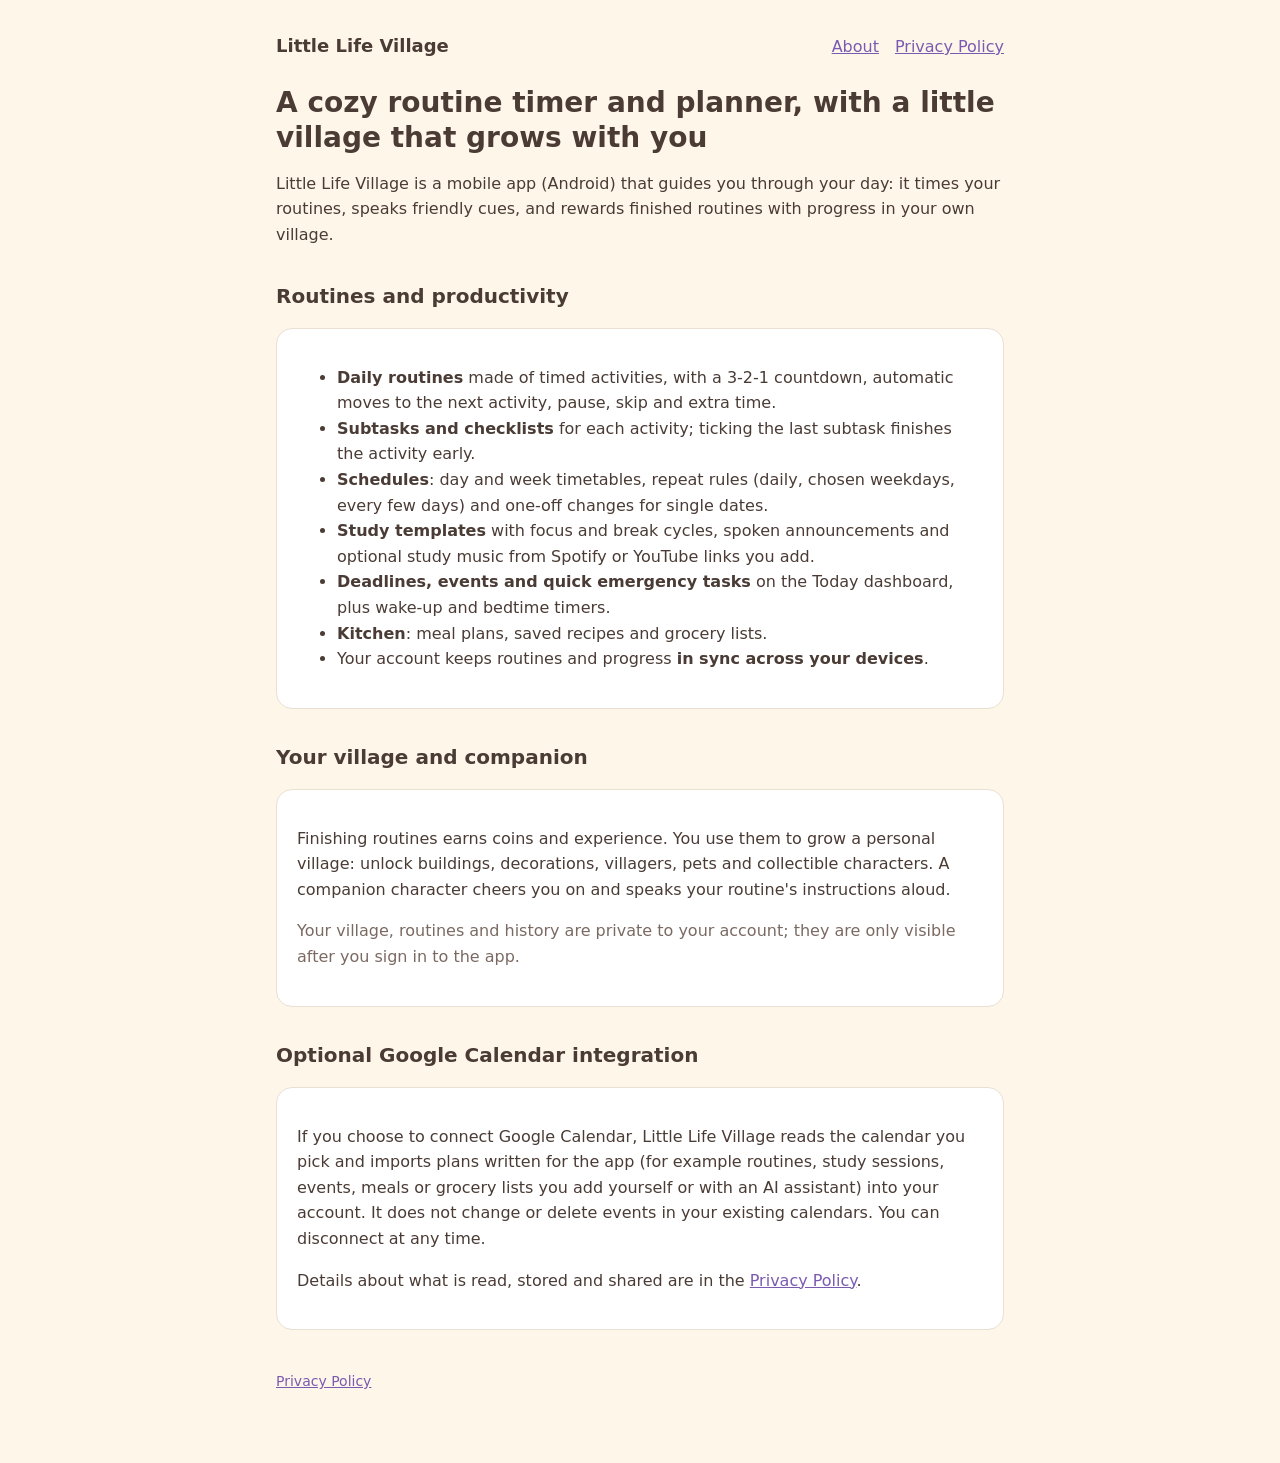
<file: index.html>
<!doctype html>
<html lang="en">
<head>
<meta charset="utf-8">
<meta name="viewport" content="width=device-width, initial-scale=1">
<title>Little Life Village</title>
<meta http-equiv="refresh" content="0; url=about/">
<link rel="canonical" href="https://87kk5sn4rh-svg.github.io/about/">
</head>
<body>
<p><a href="about/">Little Life Village: About</a> · <a href="privacy/">Privacy Policy</a></p>
</body>
</html>
</file>
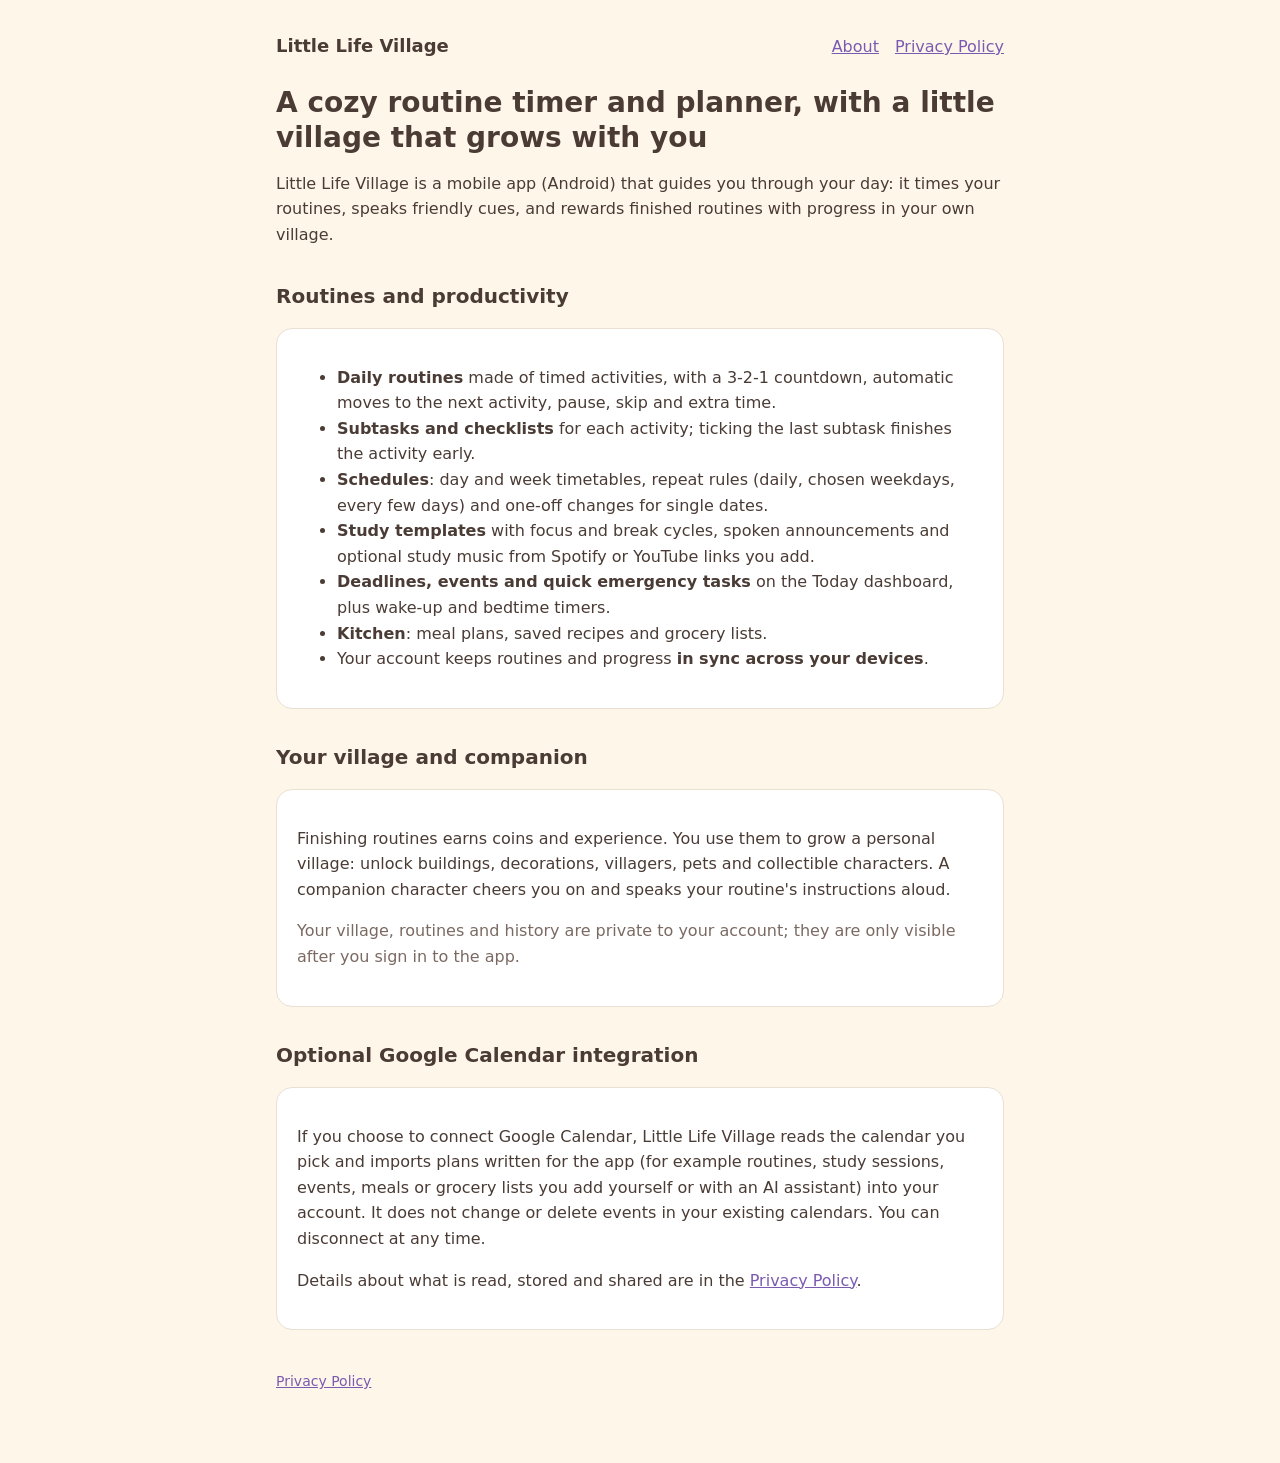
<file: about/index.html>
<!doctype html>
<html lang="en">
<head>
<meta charset="utf-8">
<meta name="viewport" content="width=device-width, initial-scale=1">
<title>Little Life Village</title>
<meta name="description" content="Little Life Village is a cozy routine timer and daily planner with a village that grows as you keep your routines.">
<link rel="stylesheet" href="../style.css">
<link rel="canonical" href="https://87kk5sn4rh-svg.github.io/about/">
</head>
<body>
<main>
  <header>
    <span class="name">Little Life Village</span>
    <nav><a href="./">About</a><a href="../privacy/">Privacy Policy</a></nav>
  </header>

  <h1>A cozy routine timer and planner, with a little village that grows with you</h1>
  <p>Little Life Village is a mobile app (Android) that guides you through your day: it times your routines, speaks friendly cues, and rewards finished routines with progress in your own village.</p>

  <h2>Routines and productivity</h2>
  <div class="card">
    <ul>
      <li><strong>Daily routines</strong> made of timed activities, with a 3-2-1 countdown, automatic moves to the next activity, pause, skip and extra time.</li>
      <li><strong>Subtasks and checklists</strong> for each activity; ticking the last subtask finishes the activity early.</li>
      <li><strong>Schedules</strong>: day and week timetables, repeat rules (daily, chosen weekdays, every few days) and one-off changes for single dates.</li>
      <li><strong>Study templates</strong> with focus and break cycles, spoken announcements and optional study music from Spotify or YouTube links you add.</li>
      <li><strong>Deadlines, events and quick emergency tasks</strong> on the Today dashboard, plus wake-up and bedtime timers.</li>
      <li><strong>Kitchen</strong>: meal plans, saved recipes and grocery lists.</li>
      <li>Your account keeps routines and progress <strong>in sync across your devices</strong>.</li>
    </ul>
  </div>

  <h2>Your village and companion</h2>
  <div class="card">
    <p>Finishing routines earns coins and experience. You use them to grow a personal village: unlock buildings, decorations, villagers, pets and collectible characters. A companion character cheers you on and speaks your routine's instructions aloud.</p>
    <p class="muted">Your village, routines and history are private to your account; they are only visible after you sign in to the app.</p>
  </div>

  <h2>Optional Google Calendar integration</h2>
  <div class="card">
    <p>If you choose to connect Google Calendar, Little Life Village reads the calendar you pick and imports plans written for the app (for example routines, study sessions, events, meals or grocery lists you add yourself or with an AI assistant) into your account. It does not change or delete events in your existing calendars. You can disconnect at any time.</p>
    <p>Details about what is read, stored and shared are in the <a href="../privacy/">Privacy Policy</a>.</p>
  </div>

  <footer>
    <p><a href="../privacy/">Privacy Policy</a></p>
  </footer>
</main>
</body>
</html>
</file>
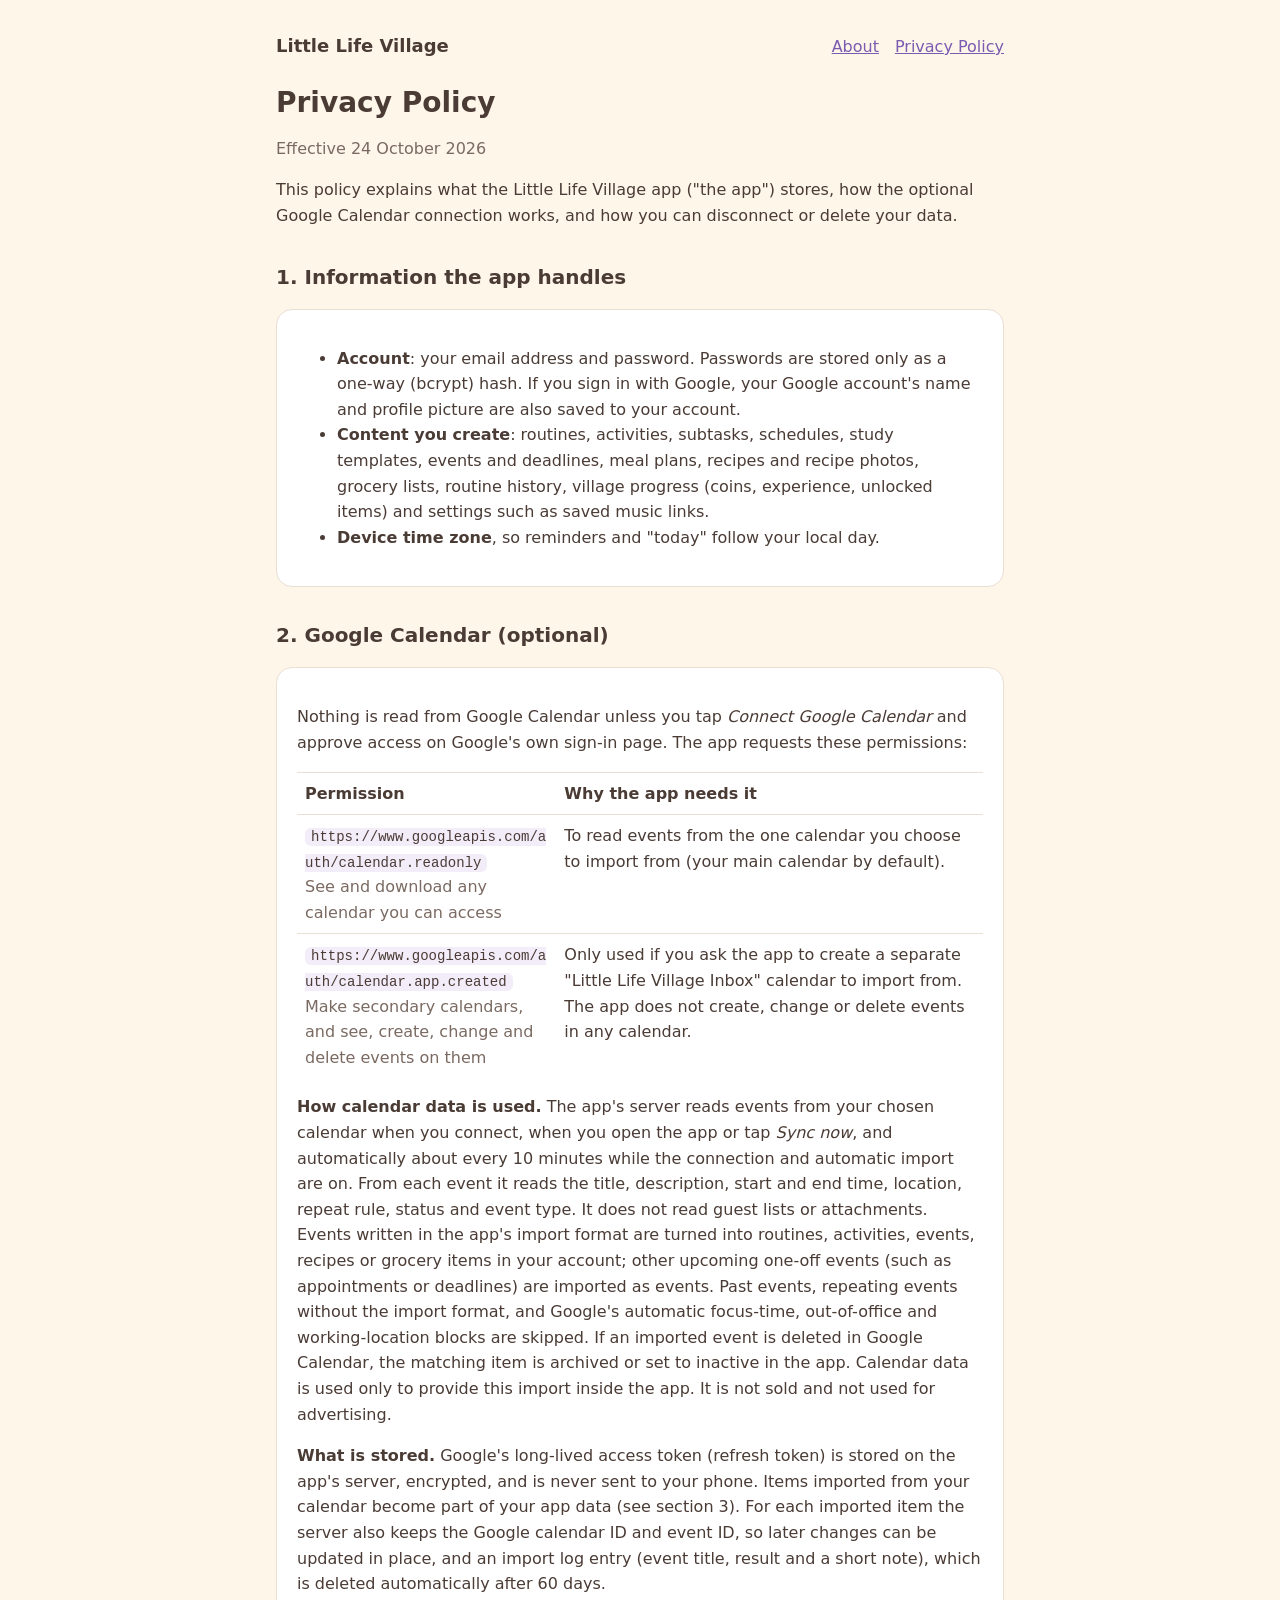
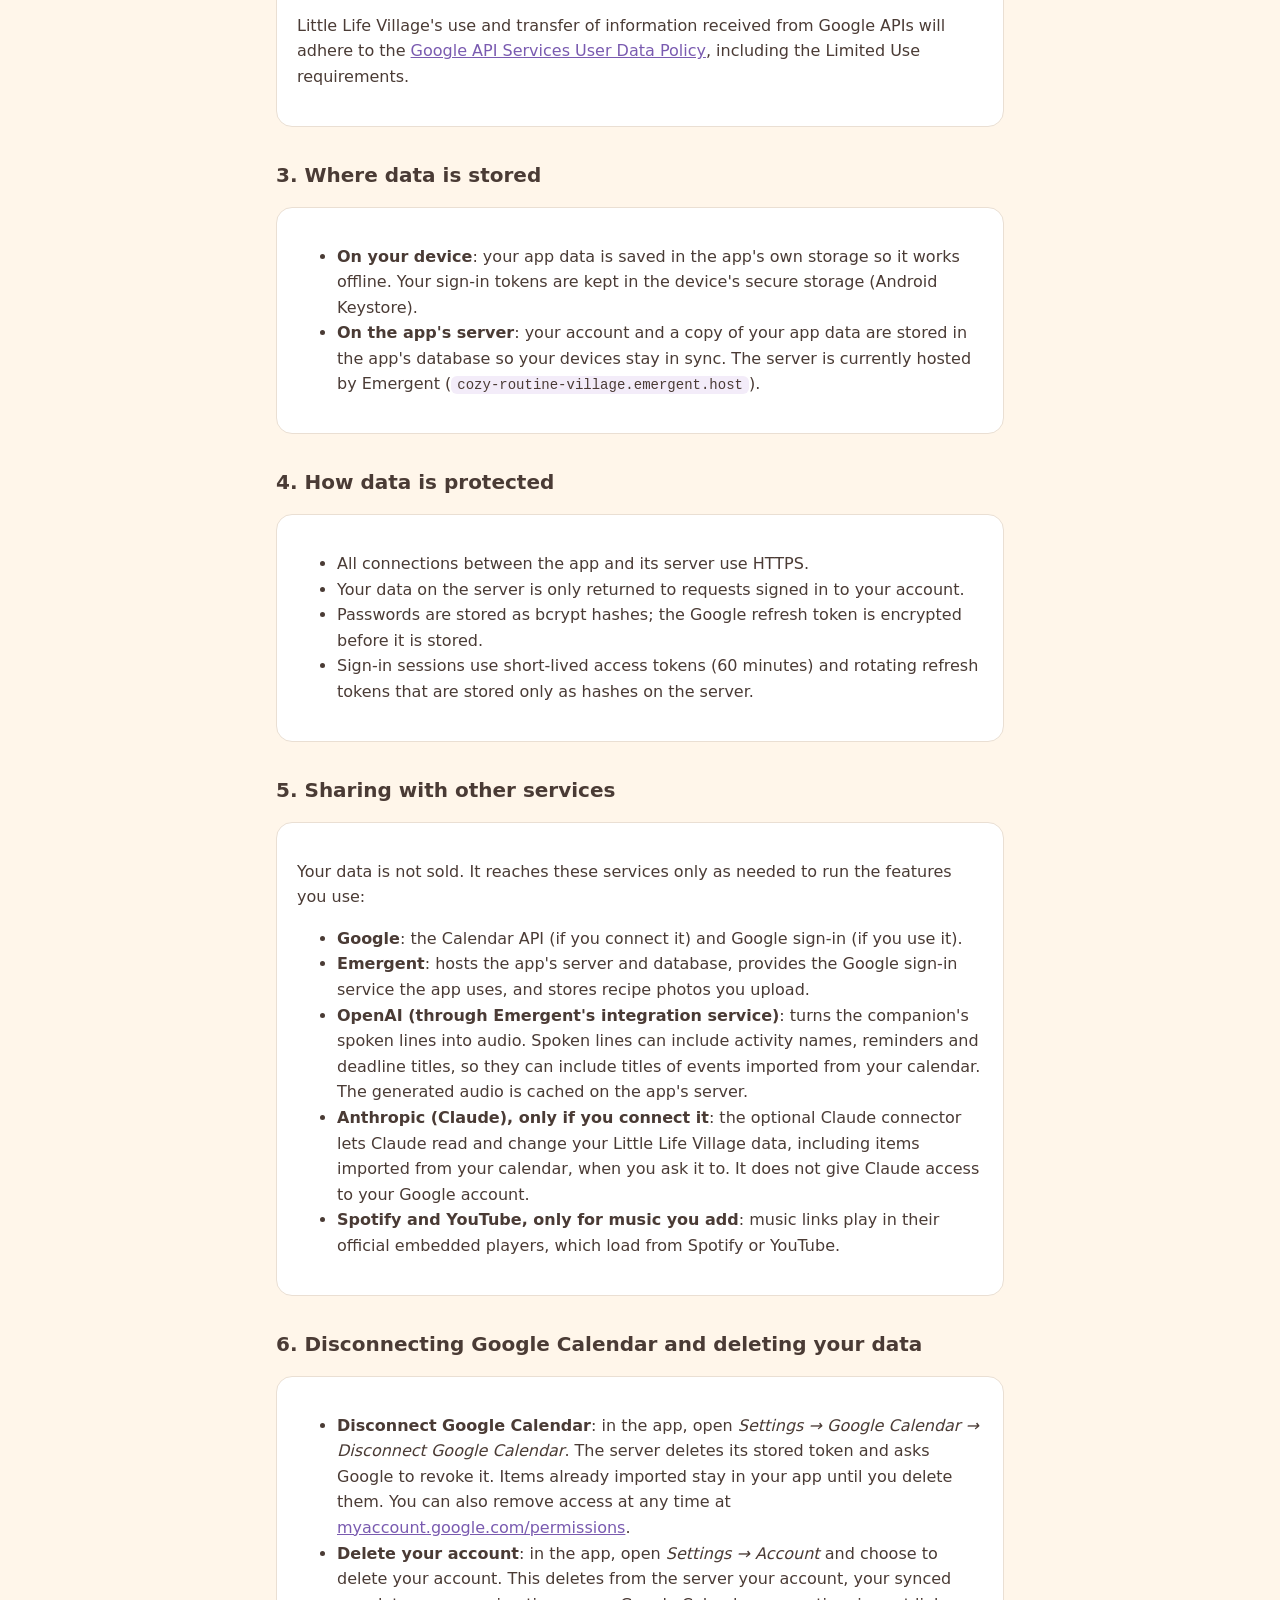
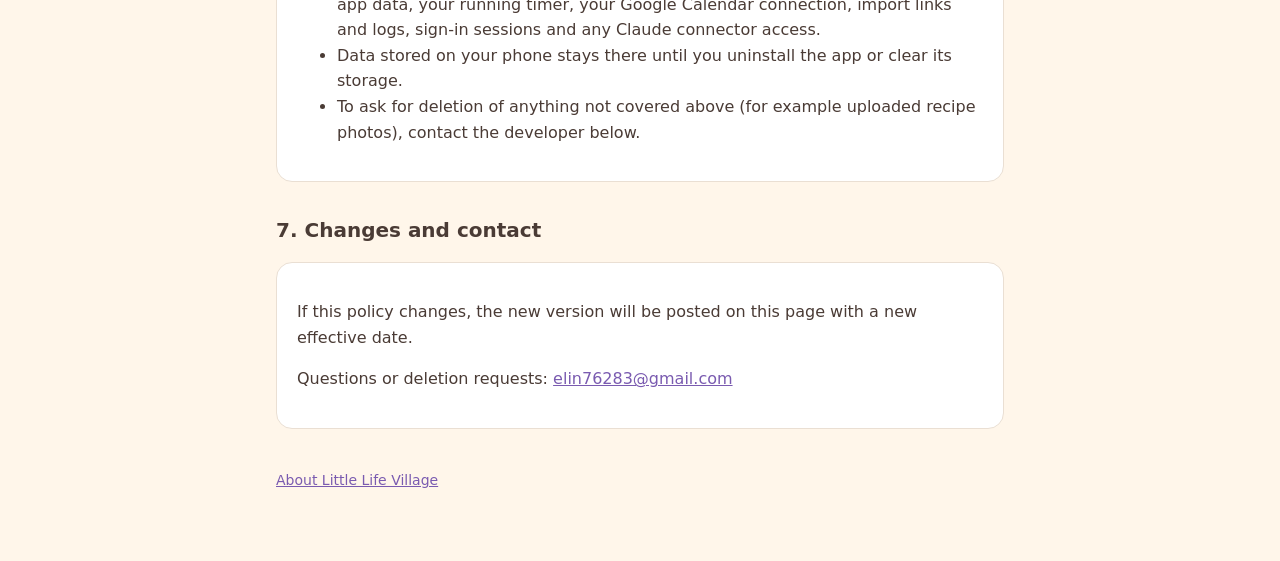
<file: privacy/index.html>
<!doctype html>
<html lang="en">
<head>
<meta charset="utf-8">
<meta name="viewport" content="width=device-width, initial-scale=1">
<title>Privacy Policy · Little Life Village</title>
<meta name="description" content="How Little Life Village handles your data, including the optional Google Calendar integration.">
<link rel="stylesheet" href="../style.css">
</head>
<body>
<main>
  <header>
    <span class="name">Little Life Village</span>
    <nav><a href="../about/">About</a><a href="./">Privacy Policy</a></nav>
  </header>

  <h1>Privacy Policy</h1>
  <p class="muted">Effective 24 October 2026</p>
  <p>This policy explains what the Little Life Village app ("the app") stores, how the optional Google Calendar connection works, and how you can disconnect or delete your data.</p>

  <h2>1. Information the app handles</h2>
  <div class="card">
    <ul>
      <li><strong>Account</strong>: your email address and password. Passwords are stored only as a one-way (bcrypt) hash. If you sign in with Google, your Google account's name and profile picture are also saved to your account.</li>
      <li><strong>Content you create</strong>: routines, activities, subtasks, schedules, study templates, events and deadlines, meal plans, recipes and recipe photos, grocery lists, routine history, village progress (coins, experience, unlocked items) and settings such as saved music links.</li>
      <li><strong>Device time zone</strong>, so reminders and "today" follow your local day.</li>
    </ul>
  </div>

  <h2>2. Google Calendar (optional)</h2>
  <div class="card">
    <p>Nothing is read from Google Calendar unless you tap <em>Connect Google Calendar</em> and approve access on Google's own sign-in page. The app requests these permissions:</p>
    <table>
      <tr><th>Permission</th><th>Why the app needs it</th></tr>
      <tr><td><code>https://www.googleapis.com/auth/calendar.readonly</code><br><span class="muted">See and download any calendar you can access</span></td><td>To read events from the one calendar you choose to import from (your main calendar by default).</td></tr>
      <tr><td><code>https://www.googleapis.com/auth/calendar.app.created</code><br><span class="muted">Make secondary calendars, and see, create, change and delete events on them</span></td><td>Only used if you ask the app to create a separate "Little Life Village Inbox" calendar to import from. The app does not create, change or delete events in any calendar.</td></tr>
    </table>
    <p><strong>How calendar data is used.</strong> The app's server reads events from your chosen calendar when you connect, when you open the app or tap <em>Sync now</em>, and automatically about every 10 minutes while the connection and automatic import are on. From each event it reads the title, description, start and end time, location, repeat rule, status and event type. It does not read guest lists or attachments. Events written in the app's import format are turned into routines, activities, events, recipes or grocery items in your account; other upcoming one-off events (such as appointments or deadlines) are imported as events. Past events, repeating events without the import format, and Google's automatic focus-time, out-of-office and working-location blocks are skipped. If an imported event is deleted in Google Calendar, the matching item is archived or set to inactive in the app. Calendar data is used only to provide this import inside the app. It is not sold and not used for advertising.</p>
    <p><strong>What is stored.</strong> Google's long-lived access token (refresh token) is stored on the app's server, encrypted, and is never sent to your phone. Items imported from your calendar become part of your app data (see section 3). For each imported item the server also keeps the Google calendar ID and event ID, so later changes can be updated in place, and an import log entry (event title, result and a short note), which is deleted automatically after 60 days.</p>
    <p>Little Life Village's use and transfer of information received from Google APIs will adhere to the <a href="https://developers.google.com/terms/api-services-user-data-policy">Google API Services User Data Policy</a>, including the Limited Use requirements.</p>
  </div>

  <h2>3. Where data is stored</h2>
  <div class="card">
    <ul>
      <li><strong>On your device</strong>: your app data is saved in the app's own storage so it works offline. Your sign-in tokens are kept in the device's secure storage (Android Keystore).</li>
      <li><strong>On the app's server</strong>: your account and a copy of your app data are stored in the app's database so your devices stay in sync. The server is currently hosted by Emergent (<code>cozy-routine-village.emergent.host</code>).</li>
    </ul>
  </div>

  <h2>4. How data is protected</h2>
  <div class="card">
    <ul>
      <li>All connections between the app and its server use HTTPS.</li>
      <li>Your data on the server is only returned to requests signed in to your account.</li>
      <li>Passwords are stored as bcrypt hashes; the Google refresh token is encrypted before it is stored.</li>
      <li>Sign-in sessions use short-lived access tokens (60 minutes) and rotating refresh tokens that are stored only as hashes on the server.</li>
    </ul>
  </div>

  <h2>5. Sharing with other services</h2>
  <div class="card">
    <p>Your data is not sold. It reaches these services only as needed to run the features you use:</p>
    <ul>
      <li><strong>Google</strong>: the Calendar API (if you connect it) and Google sign-in (if you use it).</li>
      <li><strong>Emergent</strong>: hosts the app's server and database, provides the Google sign-in service the app uses, and stores recipe photos you upload.</li>
      <li><strong>OpenAI (through Emergent's integration service)</strong>: turns the companion's spoken lines into audio. Spoken lines can include activity names, reminders and deadline titles, so they can include titles of events imported from your calendar. The generated audio is cached on the app's server.</li>
      <li><strong>Anthropic (Claude), only if you connect it</strong>: the optional Claude connector lets Claude read and change your Little Life Village data, including items imported from your calendar, when you ask it to. It does not give Claude access to your Google account.</li>
      <li><strong>Spotify and YouTube, only for music you add</strong>: music links play in their official embedded players, which load from Spotify or YouTube.</li>
    </ul>
  </div>

  <h2>6. Disconnecting Google Calendar and deleting your data</h2>
  <div class="card">
    <ul>
      <li><strong>Disconnect Google Calendar</strong>: in the app, open <em>Settings → Google Calendar → Disconnect Google Calendar</em>. The server deletes its stored token and asks Google to revoke it. Items already imported stay in your app until you delete them. You can also remove access at any time at <a href="https://myaccount.google.com/permissions">myaccount.google.com/permissions</a>.</li>
      <li><strong>Delete your account</strong>: in the app, open <em>Settings → Account</em> and choose to delete your account. This deletes from the server your account, your synced app data, your running timer, your Google Calendar connection, import links and logs, sign-in sessions and any Claude connector access.</li>
      <li>Data stored on your phone stays there until you uninstall the app or clear its storage.</li>
      <li>To ask for deletion of anything not covered above (for example uploaded recipe photos), contact the developer below.</li>
    </ul>
  </div>

  <h2>7. Changes and contact</h2>
  <div class="card">
    <p>If this policy changes, the new version will be posted on this page with a new effective date.</p>
    <p>Questions or deletion requests: <a href="mailto:elin76283@gmail.com">elin76283@gmail.com</a></p>
  </div>

  <footer>
    <p><a href="../about/">About Little Life Village</a></p>
  </footer>
</main>
</body>
</html>
</file>
<file: style.css>
:root { --bg: #FFF6EA; --card: #FFFFFF; --text: #4A3B35; --muted: #7A6A62; --accent: #C7B6E2; --link: #7A5BB0; --line: #EADFD3; }
* { box-sizing: border-box; }
body { margin: 0; background: var(--bg); color: var(--text); font: 16px/1.6 system-ui, -apple-system, "Segoe UI", Roboto, sans-serif; }
main { max-width: 760px; margin: 0 auto; padding: 32px 16px 56px; }
header { display: flex; flex-wrap: wrap; align-items: baseline; justify-content: space-between; gap: 8px; margin-bottom: 24px; }
header .name { font-weight: 700; font-size: 18px; }
nav a { margin-left: 16px; }
h1 { font-size: 28px; line-height: 1.25; margin: 0 0 8px; }
h2 { font-size: 20px; margin: 32px 0 8px; }
.card { background: var(--card); border: 1px solid var(--line); border-radius: 16px; padding: 20px; margin: 16px 0; }
.muted { color: var(--muted); }
a { color: var(--link); }
code { background: #F3ECF9; padding: 1px 6px; border-radius: 6px; font-size: 14px; word-break: break-all; }
table { border-collapse: collapse; width: 100%; }
td, th { text-align: left; vertical-align: top; padding: 8px; border-top: 1px solid var(--line); }
footer { margin-top: 40px; font-size: 14px; color: var(--muted); }
</file>
